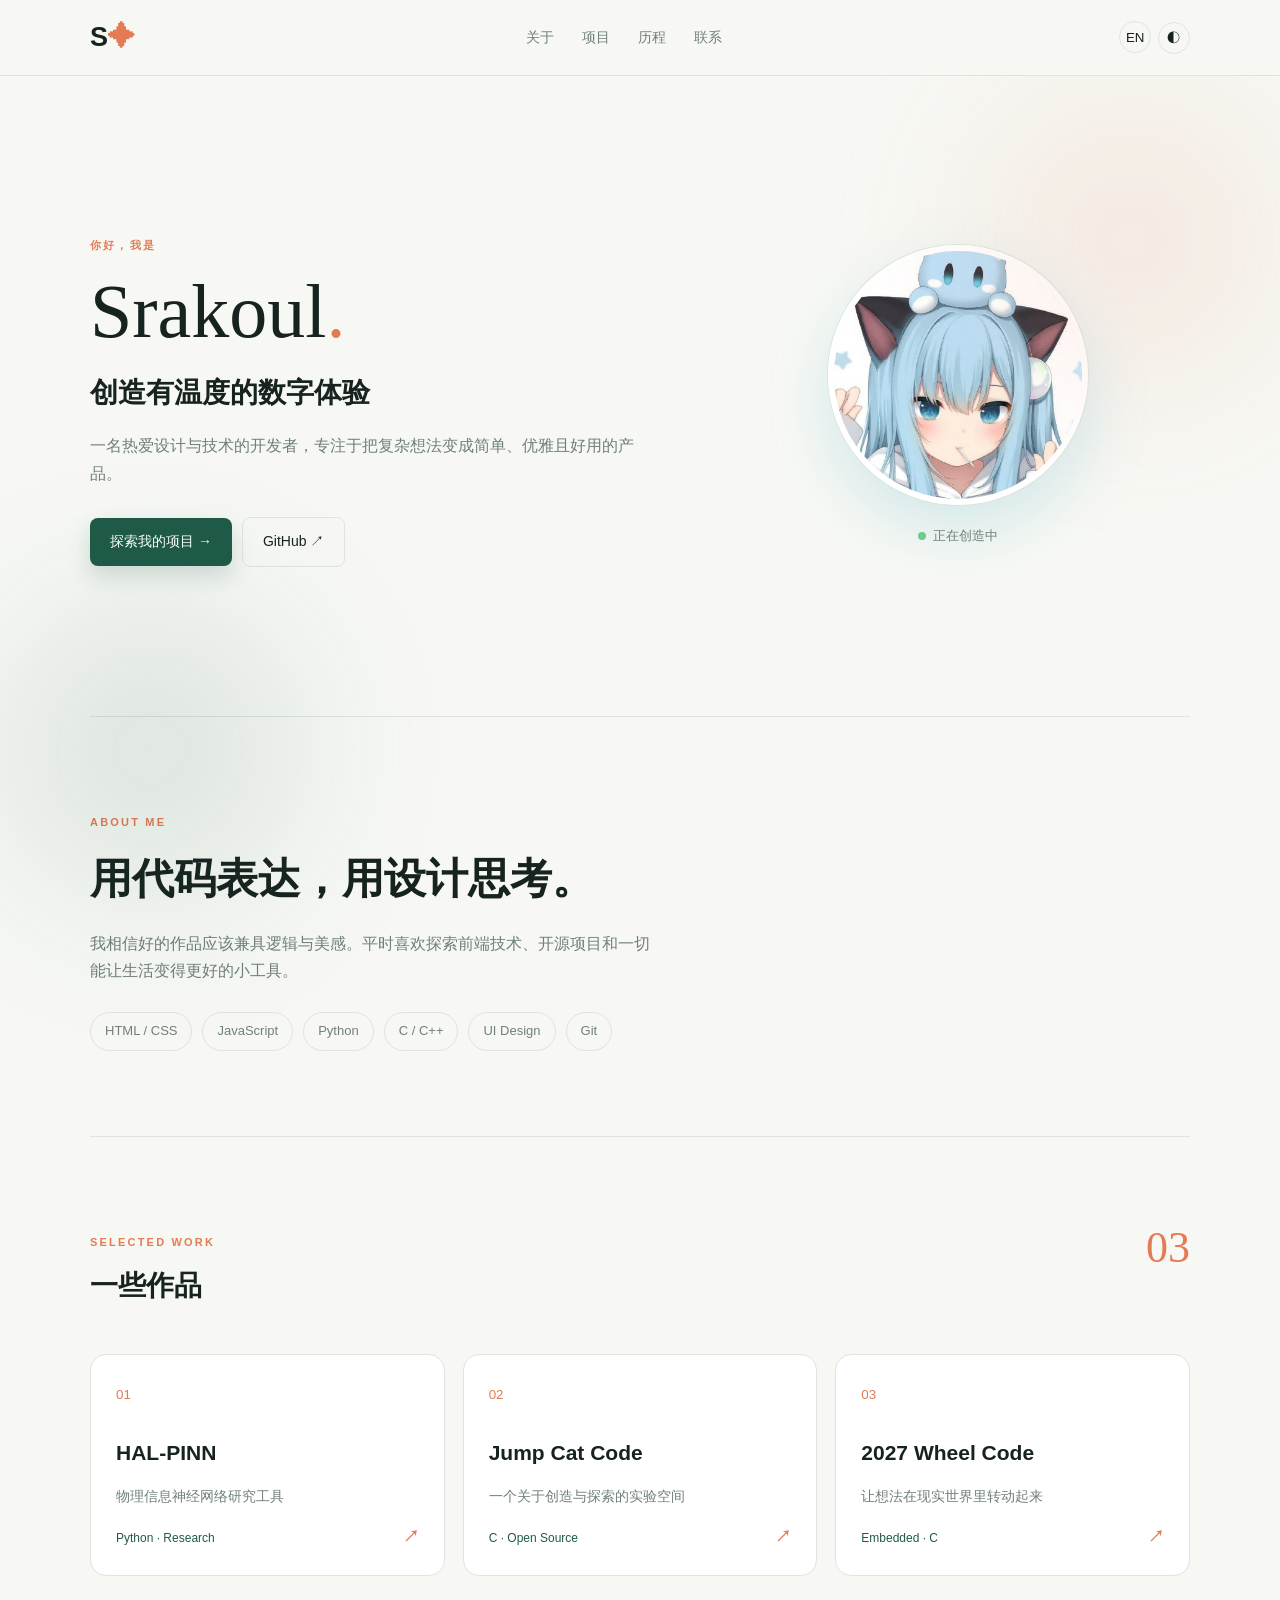
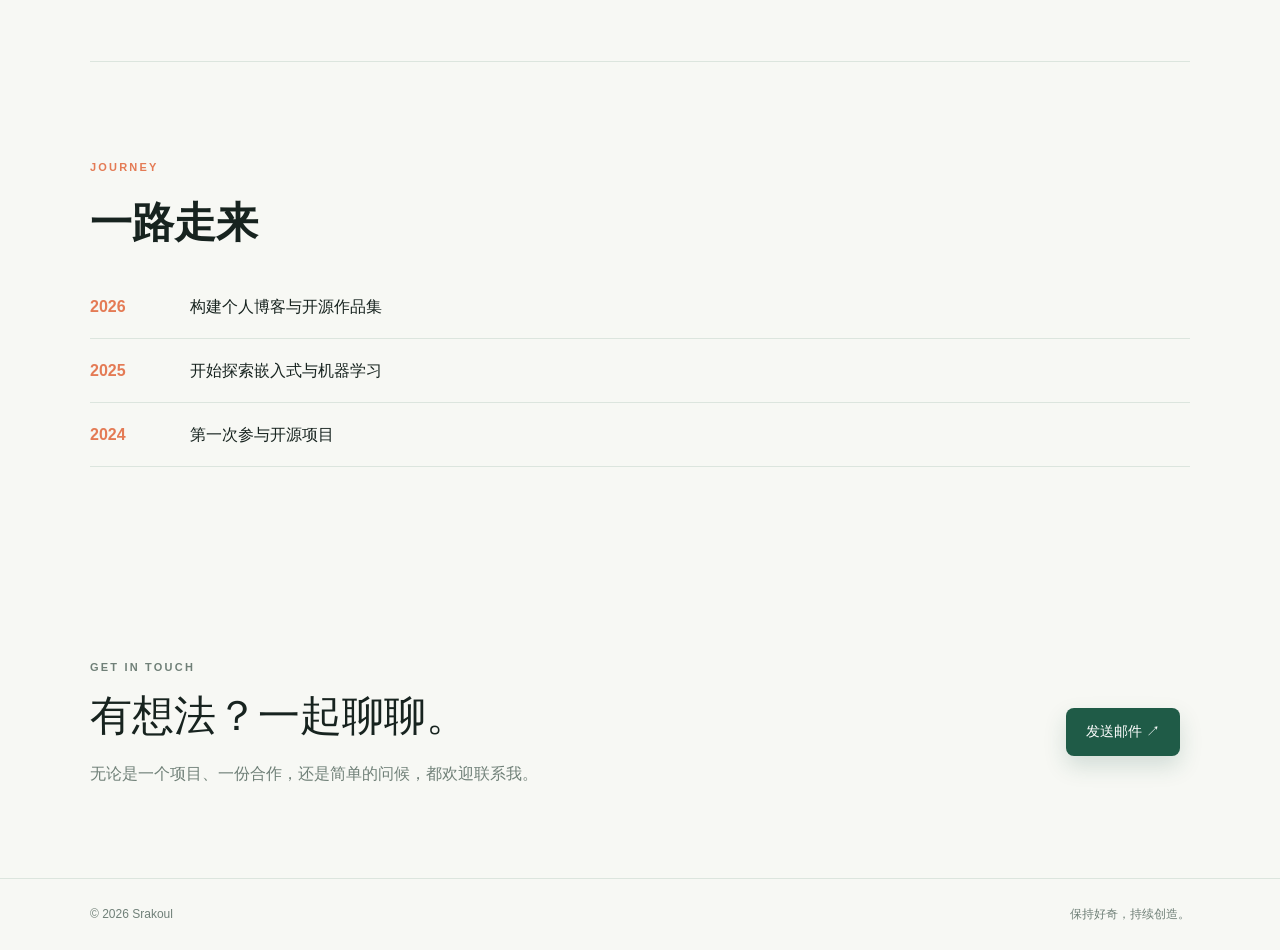
<file: index.html>
<!doctype html><html lang="zh-CN" data-theme="light"><head><meta charset="UTF-8"><meta name="viewport" content="width=device-width,initial-scale=1"><title>Srakoul · Creative Developer</title><script>(function(){let t=localStorage.getItem('theme')||('dark'===matchMedia('(prefers-color-scheme:dark)').matches?'dark':'light');document.documentElement.dataset.theme=t})();</script><link rel="stylesheet" href="assets/css/style.css"><script defer src="assets/js/i18n.js"></script><script defer src="assets/js/main.js"></script></head><body><div class="glow glow-a"></div><div class="glow glow-b"></div><header><a class="logo" href="#home">S<span>✦</span></a><nav><a href="#about" data-i18n="nav.about">关于</a><a href="#projects" data-i18n="nav.projects">项目</a><a href="#timeline" data-i18n="nav.timeline">历程</a><a href="#contact" data-i18n="nav.contact">联系</a></nav><div class="actions"><button id="langBtn">EN</button><button id="themeBtn">◐</button></div></header><main><section id="home" class="hero"><div><p class="kicker" data-i18n="hero.kicker">你好，我是</p><h1>Srakoul<span>.</span></h1><h2 data-i18n="hero.role">创造有温度的数字体验</h2><p class="lead" data-i18n="hero.bio">一名热爱设计与技术的开发者，专注于把复杂想法变成简单、优雅且好用的产品。</p><div class="hero-actions"><a class="btn primary" href="#projects" data-i18n="hero.cta">探索我的项目 →</a><a class="btn ghost" href="https://github.com/1024971823">GitHub ↗</a></div></div><div class="avatar-wrap"><img class="avatar" src="assets/images/avatar.png" alt="Srakoul" width="400" height="400" decoding="async" fetchpriority="high"><div class="status"><i></i><span data-i18n="hero.status">正在创造中</span></div></div></section><section id="about" class="section"><p class="kicker" data-i18n="about.kicker">ABOUT ME</p><h2 data-i18n="about.title">用代码表达，用设计思考。</h2><p class="section-copy" data-i18n="about.copy">我相信好的作品应该兼具逻辑与美感。平时喜欢探索前端技术、开源项目和一切能让生活变得更好的小工具。</p><div id="skills" class="chips"></div></section><section id="projects" class="section"><div class="section-head"><div><p class="kicker" data-i18n="projects.kicker">SELECTED WORK</p><h2 data-i18n="projects.title">一些作品</h2></div><span class="count">03</span></div><div id="project-list" class="project-grid"></div></section><section id="timeline" class="section"><p class="kicker" data-i18n="timeline.kicker">JOURNEY</p><h2 data-i18n="timeline.title">一路走来</h2><div id="timeline-list" class="timeline"></div></section><section id="contact" class="contact"><div><p class="kicker" data-i18n="contact.kicker">GET IN TOUCH</p><h2 data-i18n="contact.title">有想法？一起聊聊。</h2><p data-i18n="contact.copy">无论是一个项目、一份合作，还是简单的问候，都欢迎联系我。</p></div><a class="btn primary" href="mailto:hello@example.com" data-i18n="contact.btn">发送邮件 ↗</a></section></main><footer><span>© 2026 Srakoul</span><span data-i18n="footer.text">保持好奇，持续创造。</span></footer></body></html>
</file>
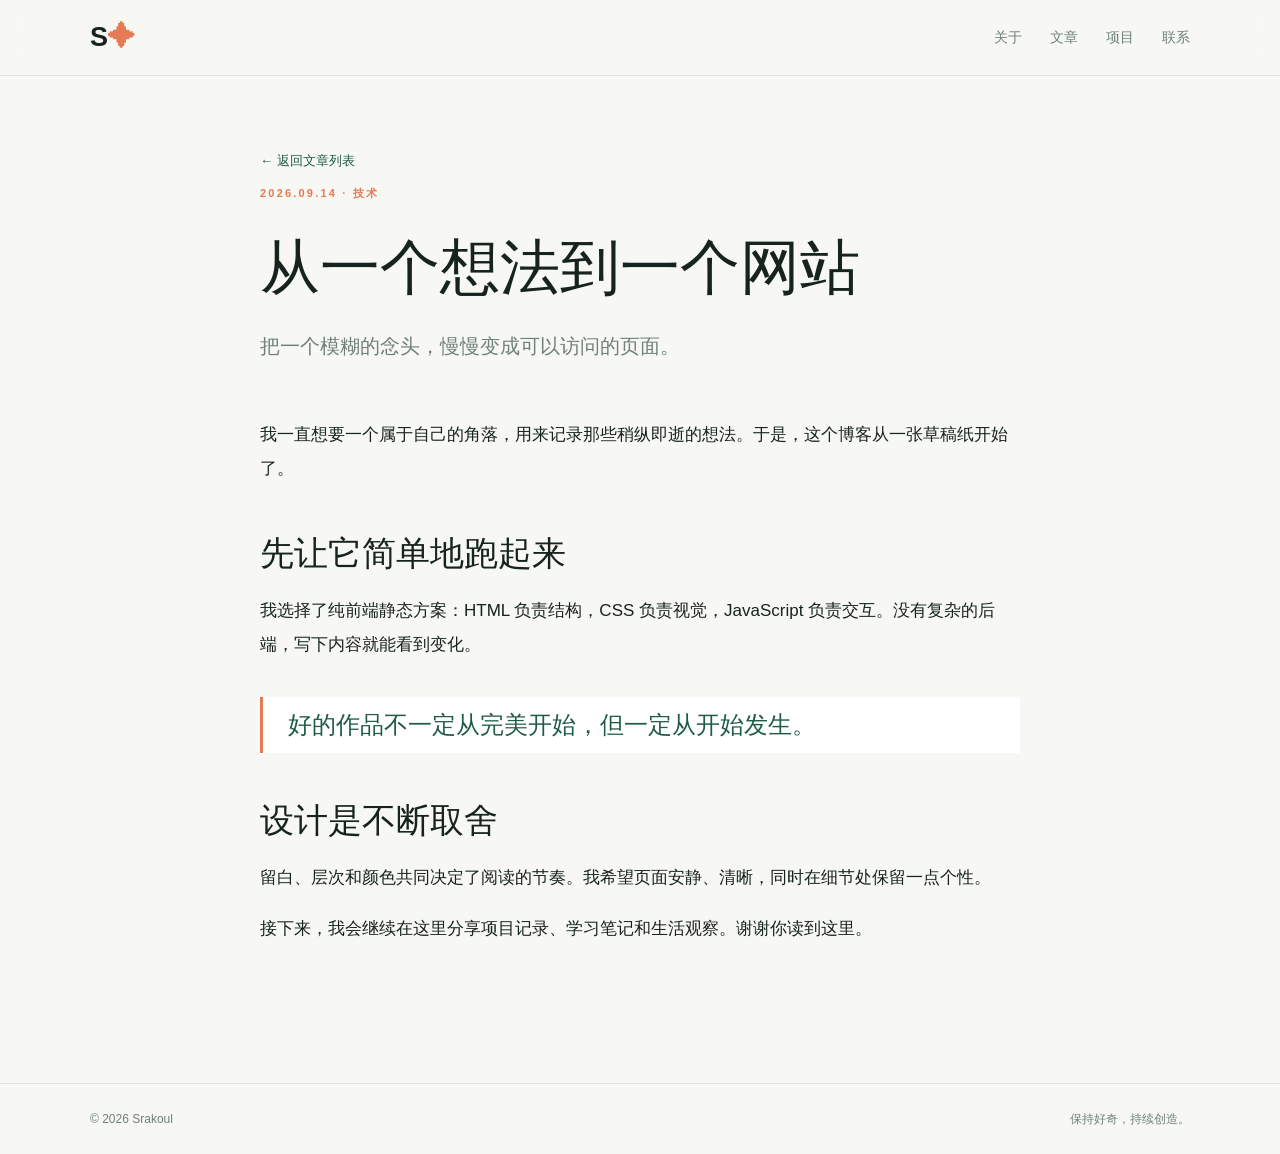
<file: article.html>
<!doctype html><html lang="zh-CN"><head><meta charset="UTF-8"><meta name="viewport" content="width=device-width,initial-scale=1"><title>从一个想法到一个网站 · Srakoul</title><link rel="stylesheet" href="assets/css/style.css"></head><body><header><a class="logo" href="index.html">S<span>✦</span></a><nav><a href="index.html#about">关于</a><a href="articles.html">文章</a><a href="index.html#projects">项目</a><a href="index.html#contact">联系</a></nav></header><main class="article"><a class="back" href="articles.html">← 返回文章列表</a><p class="kicker">2026.09.14 · 技术</p><h1>从一个想法到一个网站</h1><p class="article-lead">把一个模糊的念头，慢慢变成可以访问的页面。</p><div class="article-body"><p>我一直想要一个属于自己的角落，用来记录那些稍纵即逝的想法。于是，这个博客从一张草稿纸开始了。</p><h2>先让它简单地跑起来</h2><p>我选择了纯前端静态方案：HTML 负责结构，CSS 负责视觉，JavaScript 负责交互。没有复杂的后端，写下内容就能看到变化。</p><blockquote>好的作品不一定从完美开始，但一定从开始发生。</blockquote><h2>设计是不断取舍</h2><p>留白、层次和颜色共同决定了阅读的节奏。我希望页面安静、清晰，同时在细节处保留一点个性。</p><p>接下来，我会继续在这里分享项目记录、学习笔记和生活观察。谢谢你读到这里。</p></div></main><footer><span>© 2026 Srakoul</span><span>保持好奇，持续创造。</span></footer></body></html>
</file>
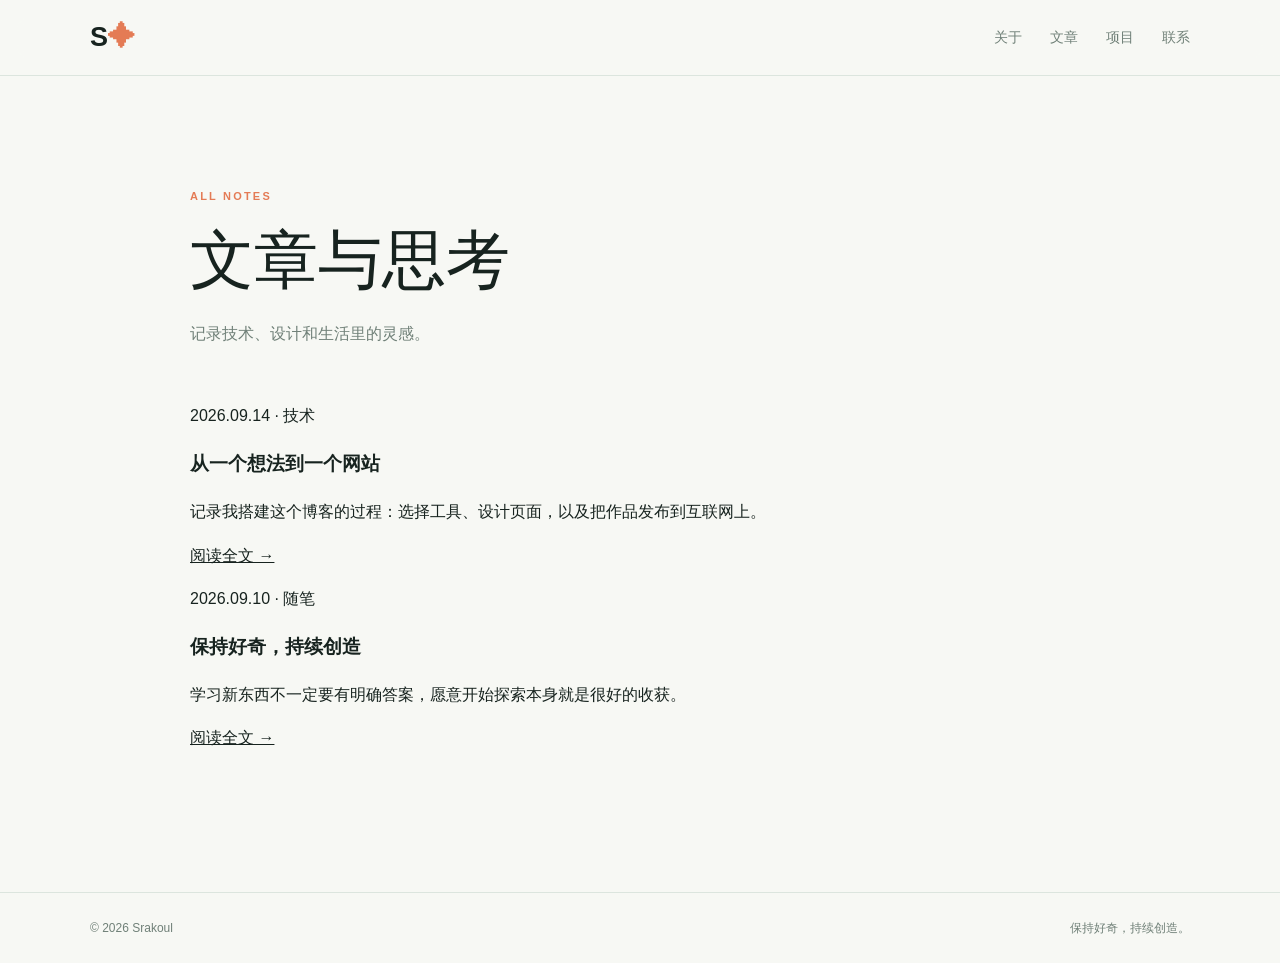
<file: articles.html>
<!doctype html><html lang="zh-CN"><head><meta charset="UTF-8"><meta name="viewport" content="width=device-width,initial-scale=1"><title>文章 · Srakoul Blog</title><link rel="stylesheet" href="assets/css/style.css"></head><body><header><a class="logo" href="index.html">S<span>✦</span></a><nav><a href="index.html#about">关于</a><a href="articles.html">文章</a><a href="index.html#projects">项目</a><a href="index.html#contact">联系</a></nav></header><main class="article-list"><p class="kicker">ALL NOTES</p><h1>文章与思考</h1><p class="lead">记录技术、设计和生活里的灵感。</p><div class="posts"><article><p class="date">2026.09.14 · 技术</p><h3>从一个想法到一个网站</h3><p>记录我搭建这个博客的过程：选择工具、设计页面，以及把作品发布到互联网上。</p><a href="article.html">阅读全文 →</a></article><article><p class="date">2026.09.10 · 随笔</p><h3>保持好奇，持续创造</h3><p>学习新东西不一定要有明确答案，愿意开始探索本身就是很好的收获。</p><a href="article.html">阅读全文 →</a></article></div></main><footer><span>© 2026 Srakoul</span><span>保持好奇，持续创造。</span></footer></body></html>
</file>
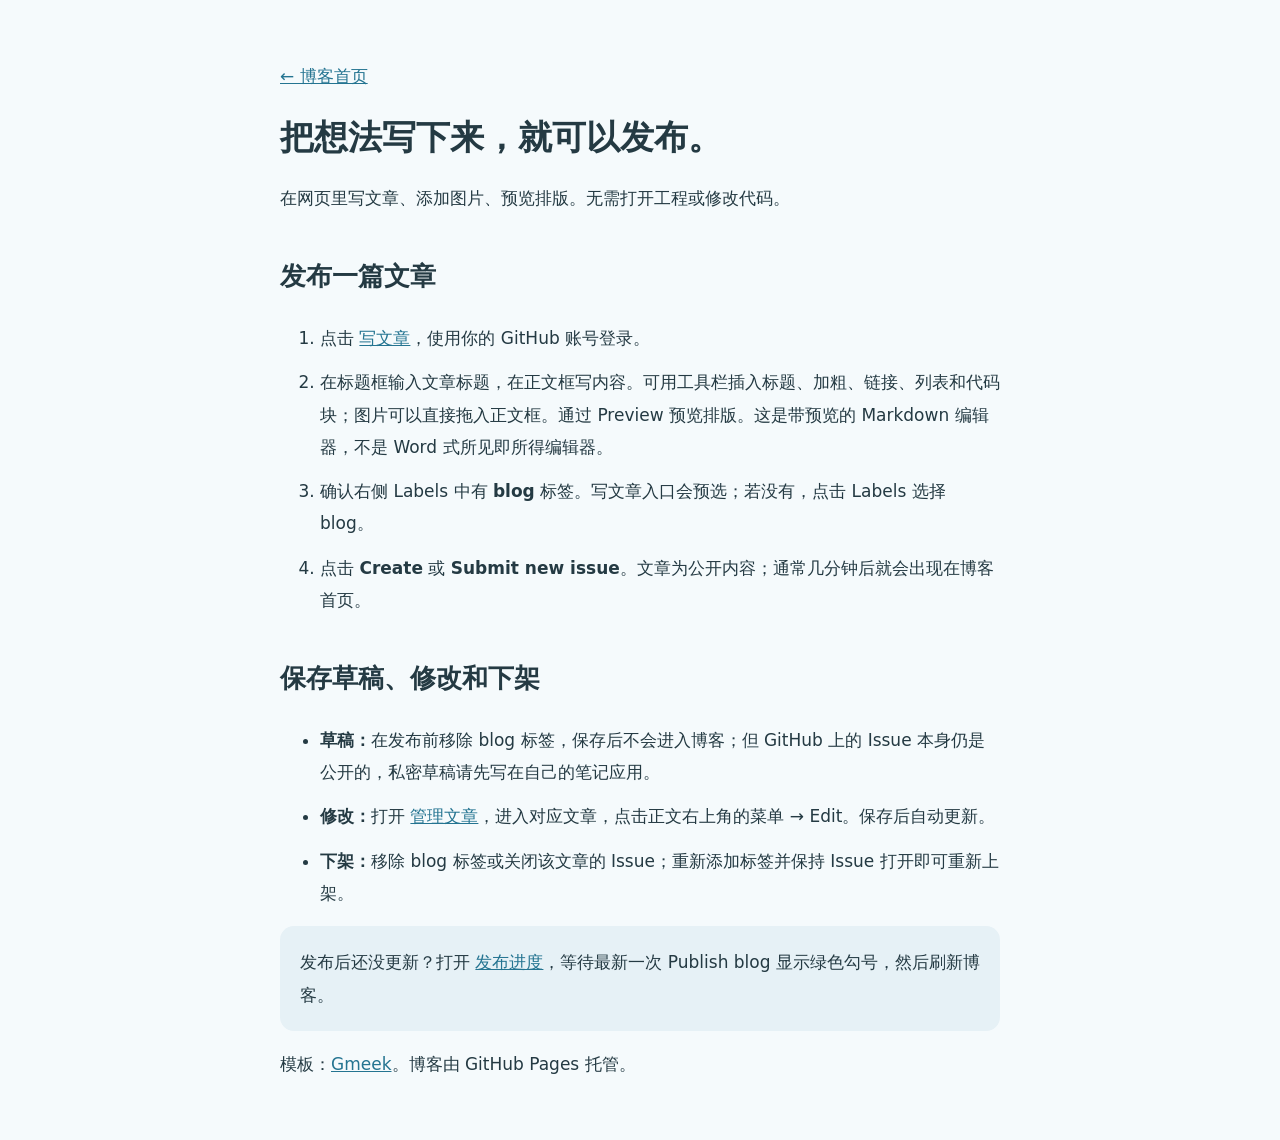
<file: static/writing.html>
<!doctype html>
<html lang="zh-CN"><head><meta charset="utf-8"><meta name="viewport" content="width=device-width,initial-scale=1"><title>写作指南 · Srakoul</title>
<style>body{max-width:720px;margin:60px auto;padding:0 24px;font:17px/1.9 system-ui,sans-serif;color:#243a43;background:#f5fafc}h1{line-height:1.3}h2{margin-top:38px}a{color:#247491}li{margin-bottom:12px}aside{padding:20px;background:#e6f1f6;border-radius:14px}</style></head>
<body><a href="/blog/">← 博客首页</a><h1>把想法写下来，就可以发布。</h1><p>在网页里写文章、添加图片、预览排版。无需打开工程或修改代码。</p>
<h2>发布一篇文章</h2><ol><li>点击 <a href="/blog/write.html">写文章</a>，使用你的 GitHub 账号登录。</li><li>在标题框输入文章标题，在正文框写内容。可用工具栏插入标题、加粗、链接、列表和代码块；图片可以直接拖入正文框。通过 Preview 预览排版。这是带预览的 Markdown 编辑器，不是 Word 式所见即所得编辑器。</li><li>确认右侧 Labels 中有 <strong>blog</strong> 标签。写文章入口会预选；若没有，点击 Labels 选择 blog。</li><li>点击 <strong>Create</strong> 或 <strong>Submit new issue</strong>。文章为公开内容；通常几分钟后就会出现在博客首页。</li></ol>
<h2>保存草稿、修改和下架</h2><ul><li><strong>草稿：</strong>在发布前移除 blog 标签，保存后不会进入博客；但 GitHub 上的 Issue 本身仍是公开的，私密草稿请先写在自己的笔记应用。</li><li><strong>修改：</strong>打开 <a href="https://github.com/1024971823/1024971823.github.io/issues?q=is%3Aissue+author%3A1024971823">管理文章</a>，进入对应文章，点击正文右上角的菜单 → Edit。保存后自动更新。</li><li><strong>下架：</strong>移除 blog 标签或关闭该文章的 Issue；重新添加标签并保持 Issue 打开即可重新上架。</li></ul>
<aside>发布后还没更新？打开 <a href="https://github.com/1024971823/1024971823.github.io/actions/workflows/blog.yml">发布进度</a>，等待最新一次 Publish blog 显示绿色勾号，然后刷新博客。</aside>
<p>模板：<a href="https://github.com/Meekdai/Gmeek">Gmeek</a>。博客由 GitHub Pages 托管。</p></body></html>
</file>
<file: assets/css/style.css>
:root{--bg:#f7f8f4;--text:#17231f;--muted:#708078;--green:#1f5b47;--accent:#e47b55;--card:#fff;--line:#dce5de}html[data-theme=dark]{--bg:#101916;--text:#edf5ef;--muted:#9aafa2;--green:#8ed0ab;--accent:#f3a17f;--card:#17241f;--line:#2a3a32}*{box-sizing:border-box}body{margin:0;background:var(--bg);color:var(--text);font-family:Inter,'Noto Sans SC',sans-serif;line-height:1.7}a{color:inherit}header{height:76px;padding:0 max(26px,calc((100% - 1100px)/2));display:flex;align-items:center;justify-content:space-between;border-bottom:1px solid var(--line);position:sticky;top:0;background:#f7f8f4d9;backdrop-filter:blur(14px);z-index:2}.logo{font-size:27px;font-weight:700;text-decoration:none}.logo span,h1>span{color:var(--accent)}nav{display:flex;gap:28px}nav a{text-decoration:none;font-size:14px;color:var(--muted)}.actions button{border:1px solid var(--line);background:transparent;color:var(--text);border-radius:50%;width:32px;height:32px;margin-left:7px}.hero,.section,.contact{width:min(1100px,calc(100% - 52px));margin:auto}.hero{min-height:640px;display:grid;grid-template-columns:1.1fr .9fr;gap:70px;align-items:center}.kicker{font-size:11px;letter-spacing:.2em;color:var(--accent);font-weight:700}h1{font:76px/1.1 'DM Serif Display',serif;margin:15px 0}h2{font-size:28px;margin:0 0 16px}.lead,.section-copy,.contact p{color:var(--muted);max-width:570px}.btn{display:inline-block;padding:12px 20px;border-radius:8px;text-decoration:none;font-size:14px;margin:14px 10px 0 0}.primary{background:var(--green);color:#fff;box-shadow:0 10px 22px #1f5b472b}.ghost{border:1px solid var(--line)}.avatar-wrap{text-align:center}.avatar{margin:auto;width:260px;height:260px;border-radius:50%;display:block;object-fit:cover;object-position:center;border:6px solid var(--card);box-shadow:0 0 0 1px var(--line),0 25px 60px #66bbd040}.status{margin-top:20px;color:var(--muted);font-size:13px}.status i{display:inline-block;width:8px;height:8px;border-radius:50%;background:#6dcc8c;margin-right:7px}.section{padding:85px 0;border-top:1px solid var(--line)}.section>h2{font-size:42px}.section-copy{font-size:16px}.chips{display:flex;flex-wrap:wrap;gap:10px;margin-top:28px}.chips span{padding:7px 14px;border:1px solid var(--line);border-radius:30px;color:var(--muted);font-size:13px}.section-head{display:flex;justify-content:space-between}.count{font:44px 'DM Serif Display';color:var(--accent)}.project-grid{display:grid;grid-template-columns:repeat(3,1fr);gap:18px;margin-top:28px}.project{background:var(--card);border:1px solid var(--line);border-radius:16px;padding:25px;min-height:210px;transition:.25s}.project:hover{transform:translateY(-6px);box-shadow:0 15px 30px #00000012}.project small{color:var(--accent)}.project h3{font-size:21px;margin:28px 0 8px}.project p{color:var(--muted);font-size:14px}.project>span{font-size:12px;color:var(--green)}.project b{float:right;color:var(--accent)}.timeline>div{display:grid;grid-template-columns:100px 1fr;border-bottom:1px solid var(--line);padding:18px 0}.timeline time{color:var(--accent);font-weight:700}.timeline p{margin:0}.contact{margin-top:20px;padding:75px 0;display:flex;align-items:center;justify-content:space-between}.contact h2{font:42px 'DM Serif Display';margin:8px 0}footer{border-top:1px solid var(--line);padding:25px max(26px,calc((100% - 1100px)/2));display:flex;justify-content:space-between;color:var(--muted);font-size:12px}.glow{position:fixed;width:300px;height:300px;border-radius:50%;filter:blur(90px);opacity:.12;pointer-events:none}.glow-a{background:var(--accent);top:10%;right:0}.glow-b{background:var(--green);bottom:0;left:0}@media(max-width:700px){nav{gap:12px}.hero{grid-template-columns:1fr;padding:70px 0}.avatar{width:190px;height:190px;font-size:75px}h1{font-size:58px}.project-grid{grid-template-columns:1fr}.contact{display:block}.contact h2,.section>h2{font-size:34px}}
.article-list{width:min(900px,calc(100% - 52px));margin:auto;padding:100px 0 140px}.article-list h1,.article h1{font:64px "DM Serif Display";margin:8px 0 15px}.article-list .posts{margin-top:55px}.article{width:min(760px,calc(100% - 52px));margin:auto;padding:70px 0 120px}.back{color:var(--green);text-decoration:none;font-size:13px}.article h1{font-size:60px;margin-top:25px}.article-lead{font-size:20px;color:var(--muted);margin-bottom:55px}.article-body{font-size:17px;line-height:2}.article-body h2{font:34px "DM Serif Display";margin-top:45px}.article-body blockquote{border-left:3px solid var(--accent);margin:35px 0;padding:12px 25px;color:var(--green);font:24px "DM Serif Display";background:var(--card)}
</file>
